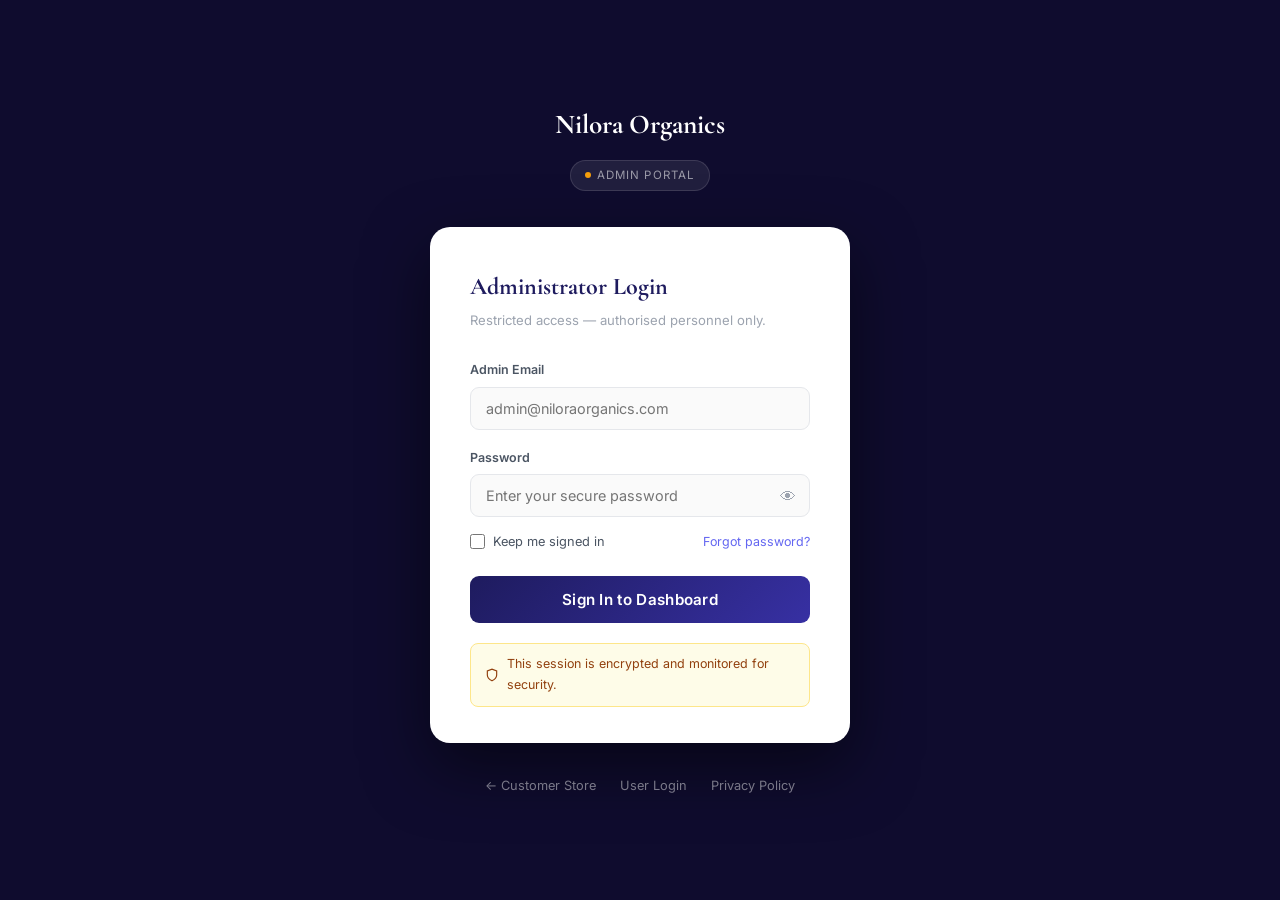
<file: admin-login.html>
<!DOCTYPE html>
<html lang="en">
<head>
<meta charset="UTF-8">
<meta name="viewport" content="width=device-width, initial-scale=1.0">
<title>Admin Login — Nilora Organics</title>
<meta name="robots" content="noindex, nofollow">
<link rel="stylesheet" href="styles.css">
<style>
  body { background: #0f0c2e; min-height: 100vh; display: flex; flex-direction: column; align-items: center; justify-content: center; padding: 24px; }

  /* ── BRAND HEADER ── */
  .al-brand {
    text-align: center; margin-bottom: 36px;
  }
  .al-logo {
    font-family: 'Cormorant Garamond', Georgia, serif;
    font-size: 1.7rem; font-weight: 700; color: white; margin-bottom: 4px;
  }
  .al-badge {
    display: inline-flex; align-items: center; gap: 6px;
    background: rgba(255,255,255,0.08); border: 1px solid rgba(255,255,255,0.12);
    color: rgba(255,255,255,0.55); font-size: 0.72rem; letter-spacing: 0.1em;
    text-transform: uppercase; padding: 5px 14px; border-radius: 40px; margin-top: 8px;
  }
  .al-badge-dot { width: 6px; height: 6px; background: #f59e0b; border-radius: 50%; }

  /* ── CARD ── */
  .al-card {
    background: white; border-radius: 20px; padding: 40px 40px 36px;
    width: 100%; max-width: 420px; box-shadow: 0 24px 64px rgba(0,0,0,0.5);
  }
  .al-card-title {
    font-family: 'Cormorant Garamond', Georgia, serif;
    font-size: 1.5rem; font-weight: 700; color: #1e1b5e;
    margin-bottom: 4px;
  }
  .al-card-sub { font-size: 0.82rem; color: #9ca3af; margin-bottom: 28px; }

  .al-label { font-size: 0.78rem; font-weight: 600; color: #4b5563; display: block; margin-bottom: 6px; margin-top: 18px; }
  .al-label:first-of-type { margin-top: 0; }

  .al-input {
    width: 100%; padding: 12px 15px; border: 1.5px solid #e5e7eb; border-radius: 9px;
    font-family: 'Inter', sans-serif; font-size: 0.9rem; color: #1a1a1a; outline: none;
    transition: border-color 0.2s, box-shadow 0.2s; background: #fafafa;
  }
  .al-input:focus { border-color: #3730a3; box-shadow: 0 0 0 3px rgba(55,48,163,0.1); background: white; }

  .pw-wrap { position: relative; }
  .pw-wrap .al-input { padding-right: 44px; }
  .pw-eye {
    position: absolute; right: 14px; top: 50%; transform: translateY(-50%);
    background: none; border: none; cursor: pointer; color: #9ca3af;
    font-size: 1rem; padding: 0; transition: color 0.2s;
  }
  .pw-eye:hover { color: #3730a3; }

  .al-row { display: flex; justify-content: space-between; align-items: center; margin-top: 14px; }
  .remember-row { display: flex; align-items: center; gap: 8px; }
  .remember-row input { accent-color: #3730a3; width: 15px; height: 15px; cursor: pointer; }
  .remember-row label { font-size: 0.8rem; color: #4b5563; cursor: pointer; }

  .al-submit {
    width: 100%; padding: 14px; margin-top: 24px;
    background: linear-gradient(135deg, #1e1b5e, #3730a3);
    color: white; border: none; border-radius: 9px;
    font-family: 'Inter', sans-serif; font-size: 0.95rem; font-weight: 600;
    cursor: pointer; transition: all 0.25s; letter-spacing: 0.02em;
  }
  .al-submit:hover { transform: translateY(-1px); box-shadow: 0 8px 24px rgba(55,48,163,0.45); }
  .al-submit:active { transform: none; }
  .al-submit:disabled { opacity: 0.6; cursor: not-allowed; transform: none; }

  /* Security notice */
  .al-security {
    display: flex; align-items: center; gap: 8px;
    background: #fefce8; border: 1px solid #fde68a;
    border-radius: 8px; padding: 10px 14px; margin-top: 20px;
    font-size: 0.78rem; color: #92400e;
  }
  .al-security svg { flex-shrink: 0; }

  /* Error message */
  .al-error {
    background: #fef2f2; border: 1px solid #fca5a5;
    border-radius: 8px; padding: 10px 14px; margin-top: 14px;
    font-size: 0.82rem; color: #b91c1c; display: none;
  }
  .al-error.show { display: block; }

  /* Loading state */
  .spinner {
    display: inline-block; width: 16px; height: 16px;
    border: 2px solid rgba(255,255,255,0.4); border-top-color: white;
    border-radius: 50%; animation: spin 0.65s linear infinite; margin-right: 8px;
  }
  @keyframes spin { to { transform: rotate(360deg); } }

  /* Footer links */
  .al-footer { text-align: center; margin-top: 28px; }
  .al-footer a { color: rgba(255,255,255,0.45); font-size: 0.8rem; text-decoration: none; transition: color 0.2s; margin: 0 10px; }
  .al-footer a:hover { color: rgba(255,255,255,0.8); }

  /* Forgot link */
  .al-forgot { font-size: 0.78rem; color: #6366f1; text-decoration: none; transition: color 0.2s; }
  .al-forgot:hover { color: #3730a3; }

  /* TOAST */
  #toast {
    position: fixed; bottom: 28px; left: 50%; transform: translateX(-50%) translateY(8px);
    background: #1e1b5e; color: white; padding: 12px 24px; border-radius: 40px;
    font-size: 0.875rem; font-weight: 500; box-shadow: 0 8px 24px rgba(0,0,0,0.4);
    z-index: 9999; opacity: 0; visibility: hidden; transition: all 0.35s;
  }
  #toast.show { opacity: 1; visibility: visible; transform: translateX(-50%) translateY(0); }

  /* Attempts counter */
  .al-attempts { font-size: 0.75rem; color: #9ca3af; text-align: center; margin-top: 10px; }
</style>
</head>
<body>
<div id="toast"></div>

<!-- Brand -->
<div class="al-brand">
  <div class="al-logo">Nilora Organics</div>
  <div class="al-badge">
    <span class="al-badge-dot"></span>
    Admin Portal
  </div>
</div>

<!-- Card -->
<div class="al-card">
  <div class="al-card-title">Administrator Login</div>
  <div class="al-card-sub">Restricted access — authorised personnel only.</div>

  <span class="al-label">Admin Email</span>
  <input type="email" class="al-input" id="adminEmail" placeholder="admin@niloraorganics.com" autocomplete="username">

  <span class="al-label">Password</span>
  <div class="pw-wrap">
    <input type="password" class="al-input" id="adminPw" placeholder="Enter your secure password" autocomplete="current-password">
    <button class="pw-eye" onclick="togglePw()" type="button" id="pwEye">👁</button>
  </div>

  <div class="al-error" id="alError">Incorrect email or password. Please try again.</div>

  <div class="al-row">
    <div class="remember-row">
      <input type="checkbox" id="remember">
      <label for="remember">Keep me signed in</label>
    </div>
    <a href="#" class="al-forgot" onclick="handleForgot(event)">Forgot password?</a>
  </div>

  <button class="al-submit" id="alSubmit" onclick="handleAdminLogin()">Sign In to Dashboard</button>

  <div class="al-attempts" id="attemptsNote"></div>

  <div class="al-security">
    <svg width="14" height="14" viewBox="0 0 24 24" fill="none" stroke="#92400e" stroke-width="2"><path d="M12 22s8-4 8-10V5l-8-3-8 3v7c0 6 8 10 8 10z"/></svg>
    This session is encrypted and monitored for security.
  </div>
</div>

<!-- Footer -->
<div class="al-footer">
  <a href="index.html">← Customer Store</a>
  <a href="login.html">User Login</a>
  <a href="#">Privacy Policy</a>
</div>

<script>
let attempts = 0;
const MAX_ATTEMPTS = 5;
let lockoutUntil = null;

// DEMO credentials — replace with real auth
const ADMIN_EMAIL = 'admin@niloraorganics.com';
const ADMIN_PW    = 'Nilora@2026';

function toast(msg, err=false) {
  const el = document.getElementById('toast');
  el.textContent = msg;
  el.style.background = err ? '#b91c1c' : '#1e1b5e';
  el.classList.add('show');
  clearTimeout(el._t);
  el._t = setTimeout(() => el.classList.remove('show'), 3500);
}

function togglePw() {
  const inp = document.getElementById('adminPw');
  const btn = document.getElementById('pwEye');
  if (inp.type === 'password') { inp.type = 'text'; btn.textContent = '🙈'; }
  else { inp.type = 'password'; btn.textContent = '👁'; }
}

function handleAdminLogin() {
  // Lockout check
  if (lockoutUntil && Date.now() < lockoutUntil) {
    const secs = Math.ceil((lockoutUntil - Date.now()) / 1000);
    toast('Too many attempts. Try again in ' + secs + 's', true);
    return;
  }

  const email = document.getElementById('adminEmail').value.trim();
  const pw    = document.getElementById('adminPw').value;
  const err   = document.getElementById('alError');
  const btn   = document.getElementById('alSubmit');

  err.classList.remove('show');

  if (!email || !pw) { toast('Please enter your email and password', true); return; }

  // Loading state
  btn.disabled = true;
  btn.innerHTML = '<span class="spinner"></span>Verifying…';

  setTimeout(() => {
    if (email === ADMIN_EMAIL && pw === ADMIN_PW) {
      attempts = 0;
      btn.innerHTML = '✓ Access Granted';
      btn.style.background = '#166534';
      toast('✓ Welcome back, Admin! Redirecting to dashboard…');
      sessionStorage.setItem('nilora_admin', 'authenticated');
      setTimeout(() => window.location.href = 'admin.html', 1600);
    } else {
      attempts++;
      btn.disabled = false;
      btn.innerHTML = 'Sign In to Dashboard';
      err.classList.add('show');

      const left = MAX_ATTEMPTS - attempts;
      if (left > 0) {
        document.getElementById('attemptsNote').textContent = left + ' attempt' + (left===1?'':'s') + ' remaining before temporary lockout.';
      }

      if (attempts >= MAX_ATTEMPTS) {
        lockoutUntil = Date.now() + 60000; // 60s lockout
        btn.disabled = true;
        err.textContent = 'Too many failed attempts. Locked for 60 seconds.';
        document.getElementById('attemptsNote').textContent = '';
        let countdown = 60;
        const t = setInterval(() => {
          countdown--;
          btn.innerHTML = 'Locked (' + countdown + 's)';
          if (countdown <= 0) {
            clearInterval(t);
            btn.disabled = false;
            btn.innerHTML = 'Sign In to Dashboard';
            err.textContent = 'Incorrect email or password. Please try again.';
            err.classList.remove('show');
            attempts = 0;
            lockoutUntil = null;
            document.getElementById('attemptsNote').textContent = '';
          }
        }, 1000);
      }
    }
  }, 1000);
}

function handleForgot(e) {
  e.preventDefault();
  const email = document.getElementById('adminEmail').value.trim();
  if (!email) { toast('Enter your admin email above first', true); return; }
  toast('✓ Password reset instructions sent to ' + email);
}

// Enter key support
document.addEventListener('keydown', e => {
  if (e.key === 'Enter' && (document.activeElement.id === 'adminEmail' || document.activeElement.id === 'adminPw')) {
    handleAdminLogin();
  }
});
</script>
</body>
</html>
</file>
<file: styles.css>
/* =============================================
   NILORA ORGANICS — PREMIUM STYLESHEET
   Clean, Modern, Conversion-Focused
   ============================================= */

@import url('https://fonts.googleapis.com/css2?family=Cormorant+Garamond:wght@400;500;600;700&family=Inter:wght@300;400;500;600&display=swap');

/* ─── TOKENS ─── */
:root {
  --green-deep: #1e1b5e;  /* deep indigo — primary dark */
  --green-mid:  #3730a3;  /* indigo mid */
  --green-soft: #6366f1;  /* indigo accent */
  --green-pale: #eef2ff;  /* indigo tint */
  --cream:      #faf9f7;
  --cream-dark: #f3f0ea;
  --gold:       #b8965a;
  --gold-light: #d4af7a;
  --white:      #ffffff;
  --gray-100:   #f7f7f7;
  --gray-200:   #e5e7eb;
  --gray-400:   #9ca3af;
  --gray-600:   #4b5563;
  --text:       #1a1a1a;
  --radius-sm:  8px;
  --radius-md:  14px;
  --radius-lg:  20px;
  --radius-xl:  28px;
  --shadow-xs:  0 1px 3px rgba(0,0,0,0.08);
  --shadow-sm:  0 4px 12px rgba(0,0,0,0.08);
  --shadow-md:  0 8px 24px rgba(0,0,0,0.10);
  --shadow-lg:  0 16px 48px rgba(0,0,0,0.14);
  --font-serif: 'Cormorant Garamond', Georgia, serif;
  --font-sans:  'Inter', system-ui, -apple-system, sans-serif;
  --ease:       cubic-bezier(0.4, 0, 0.2, 1);
}

/* ─── RESET ─── */
*, *::before, *::after { box-sizing: border-box; margin: 0; padding: 0; }
html { scroll-behavior: smooth; font-size: 16px; }
body { font-family: var(--font-sans); background: var(--cream); color: var(--text); line-height: 1.65; -webkit-font-smoothing: antialiased; overflow-x: hidden; }
img { display: block; max-width: 100%; height: auto; }
a { color: inherit; text-decoration: none; }
button { font-family: inherit; cursor: pointer; }
::-webkit-scrollbar { width: 5px; }
::-webkit-scrollbar-thumb { background: var(--green-mid); border-radius: 3px; }

/* ─── TOAST ─── */
#toast {
  position: fixed; bottom: 28px; left: 50%; transform: translateX(-50%) translateY(8px);
  background: var(--green-mid); color: var(--white);
  padding: 13px 28px; border-radius: 40px; font-size: 0.875rem; font-weight: 500;
  box-shadow: var(--shadow-lg); z-index: 9999;
  opacity: 0; visibility: hidden; transition: all 0.35s var(--ease);
  white-space: nowrap; pointer-events: none;
}
#toast.show { opacity: 1; visibility: visible; transform: translateX(-50%) translateY(0); }

/* ─── ANNOUNCEMENT BAR ─── */
.announcement-bar {
  background: var(--green-deep); color: rgba(255,255,255,0.9);
  text-align: center; padding: 9px 16px; font-size: 0.8rem; letter-spacing: 0.04em;
}

/* ─── HEADER ─── */
.site-header {
  background: rgba(250,248,243,0.94); backdrop-filter: blur(12px);
  border-bottom: 1px solid var(--gray-200); position: sticky; top: 0; z-index: 200;
  transition: box-shadow 0.3s var(--ease);
}
.site-header.scrolled { box-shadow: var(--shadow-sm); }
.header-inner {
  max-width: 1200px; margin: 0 auto; padding: 0 32px;
  height: 68px; display: flex; align-items: center; justify-content: space-between;
}
.header-logo {
  font-family: var(--font-serif); font-size: 1.6rem; font-weight: 700;
  color: var(--green-deep); letter-spacing: -0.2px; cursor: pointer; letter-spacing: -0.3px;
}
.header-nav { display: flex; gap: 4px; }
.header-nav a {
  font-size: 0.875rem; font-weight: 500; color: var(--gray-600);
  padding: 6px 14px; border-radius: 6px; transition: color 0.2s, background 0.2s;
}
.header-nav a:hover { color: var(--green-deep); background: var(--green-pale); }

.header-actions { display: flex; gap: 6px; }
.header-btn {
  width: 40px; height: 40px; border: 1px solid var(--gray-200); background: var(--white);
  border-radius: 10px; display: flex; align-items: center; justify-content: center;
  font-size: 1rem; transition: all 0.2s var(--ease); position: relative;
}
.header-btn:hover { border-color: var(--green-soft); background: var(--green-pale); }
.cart-pill {
  position: absolute; top: -6px; right: -6px; background: var(--gold); color: white;
  font-size: 0.65rem; font-weight: 700; min-width: 18px; height: 18px;
  border-radius: 9px; display: flex; align-items: center; justify-content: center;
  padding: 0 4px; border: 2px solid var(--cream);
}

/* ─── BUTTONS ─── */
.btn {
  display: inline-flex; align-items: center; justify-content: center; gap: 7px;
  padding: 12px 26px; border-radius: 8px; font-size: 0.875rem; font-weight: 600;
  border: none; transition: all 0.25s var(--ease); white-space: nowrap;
  letter-spacing: 0.02em;
}
.btn-primary { background: var(--green-deep); color: var(--white); }
.btn-primary:hover { background: var(--green-mid); transform: translateY(-1px); box-shadow: 0 6px 20px rgba(30,27,94,0.35); }
.btn-outline { background: transparent; color: var(--green-deep); border: 1.5px solid var(--green-deep); }
.btn-outline:hover { background: var(--green-deep); color: var(--white); }
.btn-ghost { background: rgba(255,255,255,0.15); color: var(--white); border: 1.5px solid rgba(255,255,255,0.35); }
.btn-ghost:hover { background: rgba(255,255,255,0.25); }
.btn-gold { background: var(--gold); color: var(--white); }
.btn-gold:hover { background: #a37d49; transform: translateY(-1px); box-shadow: 0 6px 20px rgba(184,150,90,0.35); }
.btn-lg { padding: 15px 34px; font-size: 0.95rem; border-radius: 10px; }
.btn-sm { padding: 8px 18px; font-size: 0.82rem; border-radius: 6px; }
.btn-full { width: 100%; }

/* ─── HERO ─── */
.hero {
  min-height: 88vh; display: flex; align-items: center;
  background:
    linear-gradient(135deg, rgba(30,27,94,0.88) 0%, rgba(55,48,163,0.78) 55%, rgba(99,102,241,0.55) 100%),
    url('https://images.unsplash.com/photo-1558618666-fcd25c85cd64?auto=format&fit=crop&w=1920&q=80') center/cover no-repeat;
  position: relative; overflow: hidden;
}
.hero-inner { max-width: 720px; margin: 0 auto 0 12%; padding: 80px 40px; }
.hero-tag {
  display: inline-block; border: 1px solid rgba(255,255,255,0.4);
  color: rgba(255,255,255,0.85); padding: 5px 16px; border-radius: 40px;
  font-size: 0.75rem; letter-spacing: 0.14em; text-transform: uppercase;
  font-weight: 500; margin-bottom: 24px;
}
.hero-title {
  font-family: var(--font-serif); font-size: clamp(2.8rem, 5.5vw, 4.5rem);
  font-weight: 700; color: var(--white); line-height: 1.1;
  margin-bottom: 22px; letter-spacing: -0.5px;
}
.hero-title em { font-style: italic; color: var(--gold-light); }
.hero-sub {
  font-size: 1.05rem; color: rgba(255,255,255,0.82);
  margin-bottom: 36px; max-width: 500px; line-height: 1.7; font-weight: 300;
}
.hero-buttons { display: flex; gap: 14px; flex-wrap: wrap; }
.hero-stat-bar {
  position: absolute; bottom: 0; left: 0; right: 0;
  background: rgba(0,0,0,0.35); backdrop-filter: blur(10px);
  display: flex; justify-content: center; gap: 0;
}
.hero-stat {
  padding: 18px 40px; border-right: 1px solid rgba(255,255,255,0.12);
  text-align: center; color: white;
}
.hero-stat:last-child { border-right: none; }
.hero-stat-num { font-family: var(--font-serif); font-size: 1.5rem; font-weight: 700; }
.hero-stat-text { font-size: 0.75rem; opacity: 0.7; margin-top: 1px; }

/* ─── SECTIONS ─── */
.section { padding: 90px 32px; }
.section-inner { max-width: 1200px; margin: 0 auto; }
.section-eyebrow {
  font-size: 0.72rem; font-weight: 700; letter-spacing: 0.18em;
  text-transform: uppercase; color: var(--gold);
  margin-bottom: 10px; text-align: center;
}
.section-title {
  font-family: var(--font-serif); font-size: clamp(2rem, 4vw, 2.8rem);
  font-weight: 700; color: var(--green-deep); text-align: center;  /* indigo */
  line-height: 1.2; margin-bottom: 55px; letter-spacing: -0.3px;
}

/* ─── BENEFITS ─── */
.benefits-grid {
  display: grid; grid-template-columns: repeat(4, 1fr); gap: 20px;
}
.benefit-card {
  background: var(--white); padding: 30px 24px; border-radius: var(--radius-lg);
  border: 1px solid var(--gray-200); transition: all 0.3s var(--ease);
}
.benefit-card:hover { transform: translateY(-4px); box-shadow: var(--shadow-md); border-color: var(--green-pale); border-top: 3px solid var(--green-mid); }
.benefit-icon { font-size: 1.8rem; margin-bottom: 16px; }
.benefit-title { font-family: var(--font-serif); font-size: 1.2rem; font-weight: 700; color: var(--green-deep); margin-bottom: 8px; }  /* indigo */
.benefit-text { font-size: 0.88rem; color: var(--gray-600); line-height: 1.65; }

/* ─── PRODUCTS ─── */
.products-section { background: var(--cream-dark); }
.products-grid { display: grid; grid-template-columns: repeat(2, 1fr); gap: 28px; }
.product-card {
  background: var(--white); border-radius: var(--radius-xl);
  overflow: hidden; border: 1px solid var(--gray-200);
  transition: all 0.35s var(--ease);
}
.product-card:hover { box-shadow: var(--shadow-lg); transform: translateY(-4px); }
.product-img-wrap { position: relative; aspect-ratio: 4/3; overflow: hidden; background: var(--cream-dark); }
.product-img-wrap img { width: 100%; height: 100%; object-fit: cover; transition: transform 0.6s var(--ease); }
.product-card:hover .product-img-wrap img { transform: scale(1.04); }
.product-label {
  position: absolute; top: 14px; left: 14px;
  padding: 5px 13px; border-radius: 40px; font-size: 0.72rem;
  font-weight: 700; letter-spacing: 0.06em; text-transform: uppercase;
}
.label-gold { background: var(--gold); color: white; }
.label-red  { background: #d4433a; color: white; }
.product-body { padding: 28px; }
.product-name { font-family: var(--font-serif); font-size: 1.4rem; font-weight: 700; color: var(--green-deep); margin-bottom: 8px; }  /* indigo */
.product-desc { font-size: 0.875rem; color: var(--gray-600); margin-bottom: 20px; line-height: 1.6; }
.product-price-row { display: flex; align-items: baseline; gap: 10px; margin-bottom: 18px; }
.product-price { font-family: var(--font-serif); font-size: 2rem; font-weight: 700; color: var(--green-mid); }
.product-was   { font-size: 0.9rem; color: var(--gray-400); text-decoration: line-through; }
.variant-row { display: flex; gap: 8px; flex-wrap: wrap; margin-bottom: 22px; }
.variant-btn {
  padding: 7px 16px; border-radius: 6px; font-size: 0.82rem; font-weight: 500;
  border: 1.5px solid var(--gray-200); background: white; color: var(--gray-600);
  transition: all 0.2s var(--ease);
}
.variant-btn:hover { border-color: var(--green-soft); color: var(--green-deep); }
.variant-btn.active { border-color: var(--green-mid); background: var(--green-pale); color: var(--green-deep); font-weight: 600; }
.product-actions { display: grid; grid-template-columns: 1fr 1fr; gap: 10px; }

/* ─── REELS ─── */
.reels-section { background: #0f0c2e; }
.reels-section .section-eyebrow { color: var(--gold-light); }
.reels-section .section-title { color: var(--white); }
.reels-grid { display: grid; grid-template-columns: repeat(3, 1fr); gap: 14px; margin-bottom: 36px; }
.reel-card {
  border-radius: var(--radius-lg); overflow: hidden; position: relative;
  aspect-ratio: 9/16; cursor: pointer; transition: transform 0.3s var(--ease);
  background: #111;
}
.reel-card:hover { transform: scale(1.02); }
.reel-card img { width: 100%; height: 100%; object-fit: cover; opacity: 0.85; transition: opacity 0.3s; }
.reel-card:hover img { opacity: 0.7; }
.reel-info {
  position: absolute; bottom: 0; left: 0; right: 0; padding: 20px 16px;
  background: linear-gradient(to top, rgba(0,0,0,0.75), transparent);
}
.reel-username { color: white; font-weight: 600; font-size: 0.88rem; }
.reel-views    { color: rgba(255,255,255,0.7); font-size: 0.75rem; margin-top: 2px; }
.reel-play-btn {
  position: absolute; top: 50%; left: 50%; transform: translate(-50%,-50%);
  width: 52px; height: 52px; background: rgba(255,255,255,0.2); border: 2px solid rgba(255,255,255,0.5);
  border-radius: 50%; display: flex; align-items: center; justify-content: center;
  opacity: 0; transition: opacity 0.3s; color: white; font-size: 1.2rem; padding-left: 4px;
}
.reel-card:hover .reel-play-btn { opacity: 1; }

/* ─── STORY STRIP ─── */
.story-section { background: var(--cream-dark); }
.story-inner {
  max-width: 1100px; margin: 0 auto;
  display: grid; grid-template-columns: 1fr 1fr; gap: 80px; align-items: center;
}
.story-img-wrap { border-radius: var(--radius-xl); overflow: hidden; aspect-ratio: 4/5; }
.story-img-wrap img { width: 100%; height: 100%; object-fit: cover; }
.story-eyebrow { font-size: 0.72rem; font-weight: 700; letter-spacing: 0.16em; text-transform: uppercase; color: var(--gold); margin-bottom: 12px; }
.story-title { font-family: var(--font-serif); font-size: 2.4rem; font-weight: 700; color: var(--green-deep); line-height: 1.2; margin-bottom: 20px; }
.story-body { font-size: 0.95rem; color: var(--gray-600); line-height: 1.8; margin-bottom: 28px; }

/* ─── NEWSLETTER ─── */
.nl-section {
  background: linear-gradient(135deg, #1e1b5e 0%, #3730a3 100%); text-align: center; padding: 80px 32px;
}
.nl-title { font-family: var(--font-serif); font-size: 2.2rem; color: white; margin-bottom: 10px; }
.nl-sub { color: rgba(255,255,255,0.7); margin-bottom: 28px; font-size: 0.95rem; }
.nl-form { display: flex; gap: 12px; max-width: 480px; margin: 0 auto; }
.nl-input {
  flex: 1; padding: 13px 20px; border-radius: 8px;
  border: 1px solid rgba(255,255,255,0.2); background: rgba(255,255,255,0.10);
  color: white; font-size: 0.9rem; outline: none; font-family: var(--font-sans);
}
.nl-input::placeholder { color: rgba(255,255,255,0.45); }
.nl-input:focus { border-color: rgba(255,255,255,0.5); }

/* ─── FOOTER ─── */
.site-footer { background: #0f0c2e; color: rgba(255,255,255,0.65); padding: 72px 32px 32px; }
.footer-grid {
  max-width: 1200px; margin: 0 auto;
  display: grid; grid-template-columns: 1.8fr 1fr 1fr 1fr; gap: 48px;
  padding-bottom: 56px; border-bottom: 1px solid rgba(255,255,255,0.08);
}
.footer-logo { font-family: var(--font-serif); font-size: 1.5rem; color: white; font-weight: 700; margin-bottom: 12px; }
.footer-tagline { font-size: 0.875rem; line-height: 1.7; margin-bottom: 24px; }
.footer-socials { display: flex; gap: 10px; }
.footer-social-link {
  width: 36px; height: 36px; border-radius: 8px;
  background: rgba(255,255,255,0.07); border: 1px solid rgba(255,255,255,0.1);
  display: flex; align-items: center; justify-content: center;
  font-size: 0.95rem; transition: all 0.2s var(--ease);
}
.footer-social-link:hover { background: var(--gold); border-color: var(--gold); }
.footer-col h4 { font-size: 0.75rem; font-weight: 700; letter-spacing: 0.12em; text-transform: uppercase; color: white; margin-bottom: 16px; }
.footer-col a { display: block; font-size: 0.875rem; color: rgba(255,255,255,0.55); margin-bottom: 10px; transition: color 0.2s; }
.footer-col a:hover { color: white; }
.footer-bottom { max-width: 1200px; margin: 28px auto 0; display: flex; justify-content: space-between; font-size: 0.8rem; flex-wrap: wrap; gap: 8px; }

/* ─── AI CHAT ─── */
#ai-widget { position: fixed; bottom: 24px; right: 24px; z-index: 500; }
.ai-trigger {
  display: flex; align-items: center; gap: 9px;
  background: linear-gradient(135deg, var(--green-deep), var(--green-mid)); color: white;
  padding: 12px 22px; border-radius: 40px;
  font-size: 0.875rem; font-weight: 600; border: none;
  box-shadow: 0 4px 16px rgba(55,48,163,0.45); transition: all 0.25s var(--ease);
}
.ai-trigger:hover { background: linear-gradient(135deg, var(--green-mid), var(--green-soft)); transform: translateY(-1px); box-shadow: 0 8px 24px rgba(55,48,163,0.55); }
.ai-live-dot { width: 7px; height: 7px; background: #4ade80; border-radius: 50%; animation: blink 1.8s ease-in-out infinite; }
@keyframes blink { 0%,100%{opacity:1} 50%{opacity:0.4} }

.ai-panel {
  position: absolute; bottom: 58px; right: 0; width: 320px;
  background: white; border-radius: 16px; box-shadow: 0 12px 40px rgba(0,0,0,0.18);
  overflow: hidden; transition: transform 0.3s var(--ease), opacity 0.3s;
  transform-origin: bottom right;
}
.ai-panel.closed { transform: scale(0.92) translateY(8px); opacity: 0; pointer-events: none; }
.ai-panel-header { background: linear-gradient(135deg, var(--green-deep), var(--green-mid)); padding: 16px 18px; display: flex; justify-content: space-between; align-items: center; }
.ai-panel-header h4 { color: white; font-size: 0.9rem; font-weight: 600; }
.ai-close-btn { background: rgba(255,255,255,0.12); border: none; color: white; width: 26px; height: 26px; border-radius: 50%; display: flex; align-items: center; justify-content: center; font-size: 0.8rem; cursor: pointer; transition: background 0.2s; }
.ai-close-btn:hover { background: rgba(255,255,255,0.25); }
.ai-messages { height: 230px; overflow-y: auto; padding: 14px; display: flex; flex-direction: column; gap: 10px; background: #f9faf8; }
.msg-bot { align-self: flex-start; background: white; border: 1px solid #e8e8e8; border-radius: 14px 14px 14px 3px; padding: 11px 14px; font-size: 0.84rem; color: var(--text); max-width: 88%; line-height: 1.5; }
.msg-user { align-self: flex-end; background: var(--green-mid); color: white; border-radius: 14px 14px 3px 14px; padding: 11px 14px; font-size: 0.84rem; max-width: 88%; }
.ai-input-row { display: flex; gap: 8px; padding: 12px 12px; background: white; border-top: 1px solid var(--gray-200); }
.ai-input {
  flex: 1; border: 1.5px solid var(--gray-200); border-radius: 8px;
  padding: 8px 12px; font-size: 0.84rem; font-family: var(--font-sans); outline: none;
  transition: border-color 0.2s;
}
.ai-input:focus { border-color: var(--green-soft); }
.ai-send { background: var(--green-mid); border: none; color: white; width: 34px; height: 34px; border-radius: 8px; font-size: 0.9rem; display: flex; align-items: center; justify-content: center; transition: background 0.2s; }
.ai-send:hover { background: var(--green-soft); }

/* ─── CART DRAWER ─── */
.cart-overlay { position: fixed; inset: 0; background: rgba(0,0,0,0.38); z-index: 300; display: none; }
.cart-overlay.open { display: block; }
.cart-drawer {
  position: fixed; right: 0; top: 0; height: 100vh; width: 380px; max-width: 100vw;
  background: white; z-index: 310; transform: translateX(100%);
  transition: transform 0.38s var(--ease); display: flex; flex-direction: column;
  box-shadow: -8px 0 32px rgba(0,0,0,0.12);
}
.cart-drawer.open { transform: translateX(0); }
.cart-head { padding: 22px 22px 18px; border-bottom: 1px solid var(--gray-200); display: flex; justify-content: space-between; align-items: center; }
.cart-head h3 { font-family: var(--font-serif); font-size: 1.3rem; color: var(--green-deep); }  /* indigo */
.cart-x { background: var(--gray-100); border: none; width: 32px; height: 32px; border-radius: 8px; font-size: 1rem; display: flex; align-items: center; justify-content: center; cursor: pointer; transition: background 0.2s; }
.cart-x:hover { background: var(--gray-200); }
.cart-body { flex: 1; overflow-y: auto; padding: 18px 22px; }
.cart-empty-state { display: flex; flex-direction: column; align-items: center; justify-content: center; height: 100%; gap: 10px; color: var(--gray-400); text-align: center; }
.cart-empty-state span { font-size: 2.5rem; }
.cart-item { display: flex; gap: 12px; align-items: flex-start; padding: 14px 0; border-bottom: 1px solid var(--gray-100); }
.cart-item-img { width: 60px; height: 60px; object-fit: cover; border-radius: 10px; flex-shrink: 0; background: var(--cream-dark); }
.cart-item-info { flex: 1; min-width: 0; }
.cart-item-name { font-size: 0.875rem; font-weight: 600; color: var(--text); margin-bottom: 3px; white-space: nowrap; overflow: hidden; text-overflow: ellipsis; }
.cart-item-price { font-size: 0.875rem; color: var(--green-soft); font-weight: 700; }
.cart-item-qty  { font-size: 0.78rem; color: var(--gray-400); margin-top: 2px; }
.cart-rm { background: none; border: none; color: var(--gray-400); font-size: 1.1rem; cursor: pointer; padding: 4px; border-radius: 4px; transition: color 0.2s; flex-shrink: 0; }
.cart-rm:hover { color: #d4433a; }
.cart-foot { padding: 18px 22px 28px; border-top: 1px solid var(--gray-200); }
.cart-total-row { display: flex; justify-content: space-between; align-items: center; margin-bottom: 6px; }
.cart-total-label { font-size: 0.875rem; color: var(--gray-600); }
.cart-total-amount { font-family: var(--font-serif); font-size: 1.5rem; font-weight: 700; color: var(--green-deep); }
.cart-ship-note { font-size: 0.78rem; color: var(--green-mid); margin-bottom: 18px; font-weight: 500; }

/* ─── MODALS ─── */
.modal-wrap { display: none; position: fixed; inset: 0; z-index: 400; align-items: flex-start; justify-content: center; padding: 60px 16px; overflow-y: auto; }
.modal-wrap.open { display: flex; }
.modal-veil { position: fixed; inset: 0; background: rgba(0,0,0,0.5); z-index: -1; }
.modal-box { background: white; border-radius: var(--radius-xl); width: 100%; max-width: 560px; padding: 36px; position: relative; box-shadow: var(--shadow-lg); animation: modalPop 0.3s var(--ease); }
@keyframes modalPop { from { opacity:0; transform: scale(0.95) translateY(-12px); } to { opacity:1; transform: none; } }
.modal-close-btn { position: absolute; top: 16px; right: 16px; background: var(--gray-100); border: none; width: 32px; height: 32px; border-radius: 8px; font-size: 1rem; cursor: pointer; display: flex; align-items: center; justify-content: center; }
.modal-title { font-family: var(--font-serif); font-size: 1.6rem; color: var(--green-deep); margin-bottom: 24px; }

/* Search */
.search-field { width: 100%; padding: 13px 18px; border-radius: 10px; border: 1.5px solid var(--gray-200); font-size: 0.95rem; font-family: var(--font-sans); outline: none; margin-bottom: 16px; transition: border-color 0.2s; }
.search-field:focus { border-color: var(--green-mid); }
.search-hit { display: flex; justify-content: space-between; align-items: center; padding: 13px 16px; border: 1px solid var(--gray-200); border-radius: 10px; margin-bottom: 8px; cursor: pointer; transition: all 0.2s; }
.search-hit:hover { border-color: var(--green-mid); background: var(--green-pale); }
.search-hit-name { font-size: 0.875rem; font-weight: 600; color: var(--text); }
.search-hit-price { font-size: 0.875rem; font-weight: 700; color: var(--green-mid); }

/* Checkout */
.co-box { max-width: 620px; max-height: 90vh; overflow-y: auto; }
.co-grid { display: grid; grid-template-columns: 1fr 1fr; gap: 12px; margin-bottom: 24px; }
.co-full { grid-column: span 2; }
.co-input {
  width: 100%; padding: 12px 15px; border: 1.5px solid var(--gray-200); border-radius: 9px;
  font-family: var(--font-sans); font-size: 0.875rem; outline: none; transition: border-color 0.2s;
}
.co-input:focus { border-color: var(--green-mid); }
.pay-option {
  display: flex; align-items: center; gap: 12px; padding: 13px 16px;
  border: 1.5px solid var(--gray-200); border-radius: 10px; cursor: pointer;
  transition: all 0.2s; margin-bottom: 10px;
}
.pay-option:has(input:checked) { border-color: var(--green-mid); background: var(--green-pale); }
.pay-option input { accent-color: var(--green-mid); width: 17px; height: 17px; }
.pay-icon { font-size: 1.4rem; }
.pay-label strong { font-size: 0.875rem; display: block; }
.pay-label span { font-size: 0.78rem; color: var(--gray-400); }
.co-summary { background: var(--cream-dark); border-radius: 12px; padding: 16px 18px; margin-bottom: 20px; }
.co-row { display: flex; justify-content: space-between; font-size: 0.875rem; margin-bottom: 6px; }
.co-total { font-weight: 700; font-size: 1rem; color: var(--green-mid); border-top: 1px solid var(--gray-200); padding-top: 10px; margin-top: 6px; }
.co-secure-note { text-align: center; font-size: 0.75rem; color: var(--gray-400); margin-top: 10px; }

/* ─── ADMIN ─── */
.admin-body { background: #f4f5f0; margin: 0; }
.admin-wrap { display: flex; min-height: 100vh; }

.admin-aside {
  width: 248px; background: #1e1b5e; position: fixed; height: 100vh;
  overflow-y: auto; display: flex; flex-direction: column; flex-shrink: 0;
}
.aside-brand { padding: 24px 22px 20px; border-bottom: 1px solid rgba(255,255,255,0.08); }
.aside-brand .brand-name { font-family: var(--font-serif); font-size: 1.25rem; color: white; font-weight: 700; }
.aside-brand .brand-role { font-size: 0.7rem; color: rgba(255,255,255,0.45); letter-spacing: 0.1em; text-transform: uppercase; margin-top: 3px; }
.aside-nav { padding: 14px 12px; flex: 1; }
.nav-item {
  display: flex; align-items: center; gap: 10px;
  width: 100%; background: none; border: none; text-align: left;
  color: rgba(255,255,255,0.6); font-size: 0.875rem; font-weight: 500;
  padding: 10px 13px; border-radius: 8px; cursor: pointer; font-family: var(--font-sans);
  transition: all 0.2s; margin-bottom: 2px;
}
.nav-item svg { width: 16px; height: 16px; flex-shrink: 0; }
.nav-item:hover { background: rgba(255,255,255,0.08); color: white; }
.nav-item.active { background: rgba(255,255,255,0.16); color: white; font-weight: 600; border-left: 3px solid var(--gold); }
.aside-footer { padding: 16px 12px; border-top: 1px solid rgba(255,255,255,0.08); }
.aside-store-link { display: flex; align-items: center; gap: 8px; color: rgba(255,255,255,0.55); font-size: 0.8rem; padding: 9px 12px; border-radius: 7px; transition: all 0.2s; }
.aside-store-link:hover { color: white; background: rgba(255,255,255,0.08); }

.admin-main { flex: 1; margin-left: 248px; display: flex; flex-direction: column; min-height: 100vh; }
.admin-topbar { background: white; padding: 0 36px; height: 64px; display: flex; align-items: center; justify-content: space-between; border-bottom: 1px solid var(--gray-200); position: sticky; top: 0; z-index: 100; }
.admin-topbar-title { font-family: var(--font-serif); font-size: 1.4rem; color: var(--green-deep); font-weight: 700; }  /* indigo */
.admin-live-badge { display: flex; align-items: center; gap: 6px; font-size: 0.8rem; color: #4f46e5; font-weight: 600; background: #eef2ff; border: 1px solid #c7d2fe; padding: 5px 12px; border-radius: 40px; }
.live-dot { width: 6px; height: 6px; background: #4f46e5; border-radius: 50%; animation: blink 1.8s infinite; }

.admin-content { padding: 32px 36px; }
.tab-view { display: none; }
.tab-view.active { display: block; animation: fadeUp 0.3s var(--ease); }
@keyframes fadeUp { from{opacity:0;transform:translateY(10px)} to{opacity:1;transform:none} }

/* Stats Grid */
.stats-row { display: grid; grid-template-columns: repeat(4, 1fr); gap: 18px; margin-bottom: 28px; }
.stat-box { background: white; padding: 22px; border-radius: 14px; border: 1px solid var(--gray-200); }
.stat-box-icon { font-size: 0.75rem; font-weight: 700; color: var(--green-soft); text-transform: uppercase; letter-spacing: 0.08em; margin-bottom: 10px; }
.stat-box-val { font-family: var(--font-serif); font-size: 1.9rem; font-weight: 700; color: var(--green-deep); }
.stat-box-delta { font-size: 0.75rem; margin-top: 4px; }
.delta-up { color: #22c55e; }
.delta-neutral { color: var(--gray-400); }

/* Admin Cards */
.a-card { background: white; border-radius: 14px; border: 1px solid var(--gray-200); padding: 24px; margin-bottom: 20px; }
.a-card-title { font-family: var(--font-serif); font-size: 1.1rem; color: var(--green-deep); font-weight: 700; margin-bottom: 4px; }  /* indigo */
.a-card-sub { font-size: 0.8rem; color: var(--gray-400); margin-bottom: 18px; }
.a-label { font-size: 0.78rem; font-weight: 600; color: var(--gray-600); margin-bottom: 5px; display: block; }
.a-input, .a-select, .a-textarea {
  width: 100%; padding: 10px 14px; border: 1.5px solid var(--gray-200); border-radius: 8px;
  font-family: var(--font-sans); font-size: 0.875rem; color: var(--text); outline: none;
  margin-bottom: 14px; transition: border-color 0.2s; background: white;
}
.a-input:focus, .a-select:focus, .a-textarea:focus { border-color: var(--green-mid); }
.a-grid-2 { display: grid; grid-template-columns: 1fr 1fr; gap: 12px; }
.a-grid-3 { display: grid; grid-template-columns: 1fr 1fr 1fr; gap: 12px; }

/* Toggle */
.toggle-wrap { position: relative; display: inline-block; width: 44px; height: 24px; flex-shrink: 0; }
.toggle-wrap input { opacity: 0; width: 0; height: 0; }
.toggle-track { position: absolute; inset: 0; background: var(--gray-200); border-radius: 24px; cursor: pointer; transition: background 0.25s; }
.toggle-track::before { content: ''; position: absolute; width: 17px; height: 17px; left: 3.5px; bottom: 3.5px; background: white; border-radius: 50%; transition: transform 0.25s; box-shadow: 0 1px 3px rgba(0,0,0,0.2); }
.toggle-wrap input:checked + .toggle-track { background: var(--green-mid); }  /* indigo */
.toggle-wrap input:checked + .toggle-track::before { transform: translateX(20px); }

/* Settings Row */
.setting-row { display: flex; align-items: center; justify-content: space-between; padding: 15px 0; border-bottom: 1px solid var(--gray-100); }
.setting-row:last-child { border-bottom: none; }
.setting-row-info strong { display: block; font-size: 0.875rem; font-weight: 600; color: var(--text); }
.setting-row-info small { font-size: 0.78rem; color: var(--gray-400); }

/* Service Cards (Courier / Payment) */
.svc-card { border: 1.5px solid var(--gray-200); border-radius: 12px; padding: 18px 20px; display: flex; align-items: center; justify-content: space-between; margin-bottom: 12px; transition: border-color 0.2s; }
.svc-card.enabled { border-color: var(--green-mid); background: #f0f0ff; }
.svc-left { display: flex; align-items: center; gap: 14px; }
.svc-icon { width: 40px; height: 40px; border-radius: 10px; background: var(--gray-100); display: flex; align-items: center; justify-content: center; font-size: 1.2rem; flex-shrink: 0; }
.svc-name { font-weight: 600; font-size: 0.9rem; }
.svc-desc { font-size: 0.78rem; color: var(--gray-400); margin-top: 1px; }
.svc-panel { background: #f0f0ff; border: 1.5px solid var(--green-mid); border-top: none; border-radius: 0 0 12px 12px; padding: 18px 20px; margin-top: -12px; margin-bottom: 12px; }

/* Table */
.a-table { width: 100%; border-collapse: collapse; font-size: 0.85rem; }
.a-table th { text-align: left; padding: 10px 14px; font-size: 0.72rem; font-weight: 700; letter-spacing: 0.08em; text-transform: uppercase; color: var(--gray-600); background: #f5f4ff; }
.a-table td { padding: 13px 14px; border-bottom: 1px solid var(--gray-100); color: var(--text); vertical-align: middle; }
.a-table tr:hover td { background: #fafaf8; }

/* Badges */
.badge { display: inline-block; padding: 3px 10px; border-radius: 40px; font-size: 0.72rem; font-weight: 700; }
.badge-green  { background: #dcfce7; color: #166534; }
.badge-amber  { background: #fef3c7; color: #92400e; }
.badge-blue   { background: #dbeafe; color: #1e40af; }

/* Reel Row */
.reel-row { display: flex; align-items: center; gap: 12px; padding: 12px; border: 1px solid var(--gray-200); border-radius: 10px; margin-bottom: 10px; transition: border-color 0.2s; }
.reel-row:hover { border-color: var(--green-mid); }
.reel-thumb { width: 52px; height: 52px; object-fit: cover; border-radius: 8px; flex-shrink: 0; }
.reel-info { flex: 1; min-width: 0; }
.reel-info strong { font-size: 0.875rem; display: block; }
.reel-info small { font-size: 0.75rem; color: var(--gray-400); }

/* ─── RESPONSIVE ─── */
@media (max-width: 1024px) {
  .benefits-grid { grid-template-columns: 1fr 1fr; }
  .footer-grid { grid-template-columns: 1fr 1fr; }
}
@media (max-width: 768px) {
  .header-nav { display: none; }
  .products-grid { grid-template-columns: 1fr; }
  .reels-grid { grid-template-columns: 1fr 1fr; }
  .story-inner { grid-template-columns: 1fr; gap: 36px; }
  .hero-inner { margin: 0; text-align: center; }
  .hero-stat-bar { display: none; }
  .hero-buttons { justify-content: center; }
  .stats-row { grid-template-columns: 1fr 1fr; }
  .admin-aside { display: none; }
  .admin-main { margin-left: 0; }
  .section { padding: 60px 20px; }
}
@media (max-width: 500px) {
  .benefits-grid { grid-template-columns: 1fr; }
  .reels-grid { grid-template-columns: 1fr; }
  .nl-form { flex-direction: column; }
  .co-grid { grid-template-columns: 1fr; }
  .co-full { grid-column: span 1; }
  .footer-grid { grid-template-columns: 1fr; }
}
</file>
